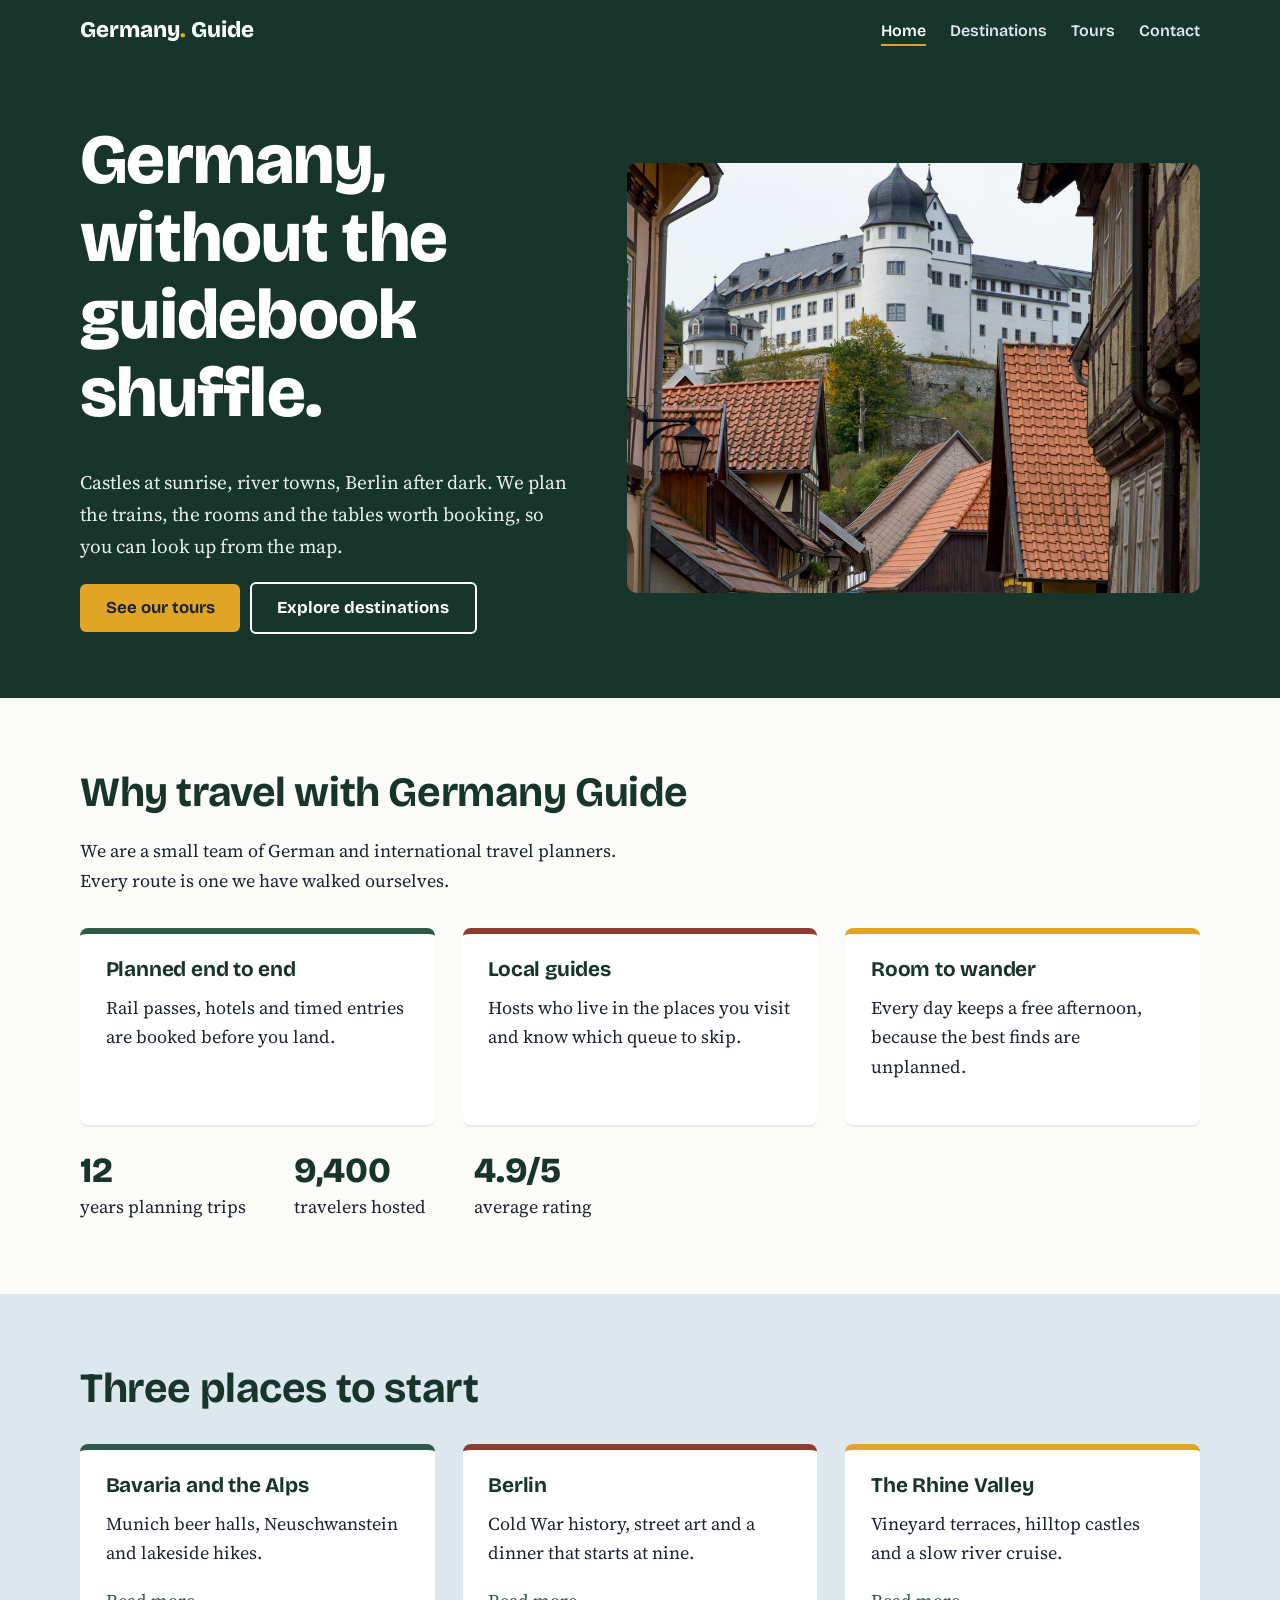
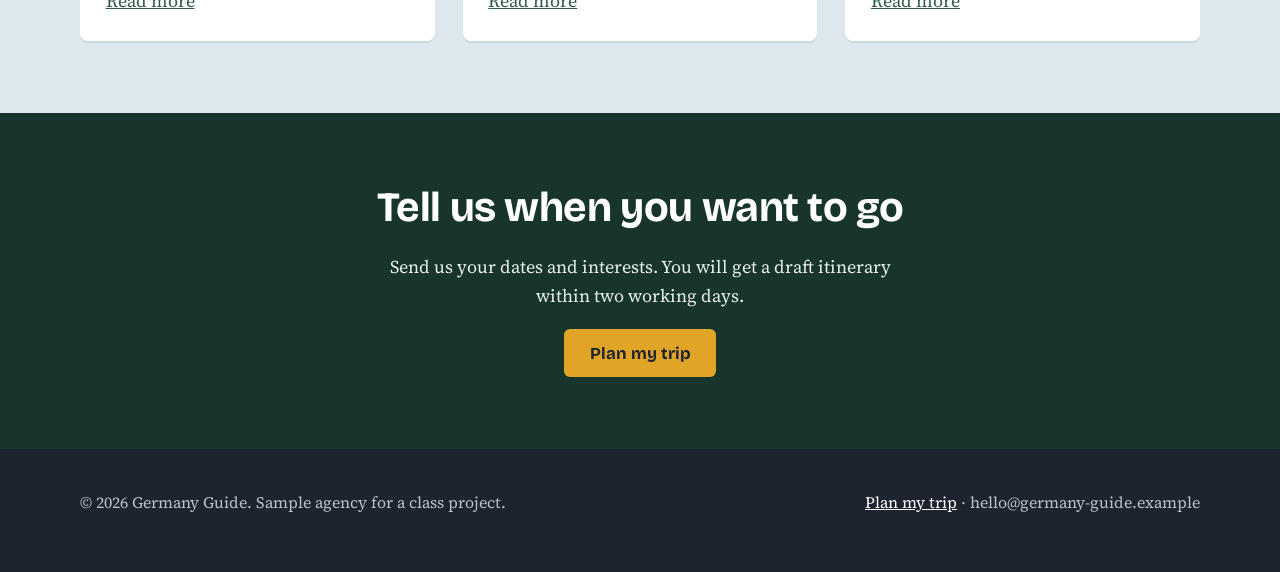
<file: index.html>
<!doctype html>
<html lang="en">
  <head>
    <meta charset="utf-8" />
    <meta name="viewport" content="width=device-width, initial-scale=1" />
    <title>Germany trips planned by locals | Germany Guide</title>
    <meta
      name="description"
      content="Small-group and private trips across Germany, planned end to end."
    />
    <link rel="preconnect" href="https://fonts.googleapis.com" />
    <link rel="preconnect" href="https://fonts.gstatic.com" crossorigin />
    <link
      href="https://fonts.googleapis.com/css2?family=Bricolage+Grotesque:wght@600;700;800&family=Source+Serif+4:ital,wght@0,400;0,600;1,400&display=swap"
      rel="stylesheet"
    />
    <link rel="stylesheet" href="styles.css" />
  </head>
  <body>
    <header class="site-header">
      <div class="wrap">
        <a class="logo" href="index.html">Germany<span>.</span> Guide</a>
        <nav aria-label="Main">
          <ul>
            <li><a href="index.html" aria-current="page">Home</a></li>
            <li><a href="destinations.html">Destinations</a></li>
            <li><a href="tours.html">Tours</a></li>
            <li><a href="contact.html">Contact</a></li>
          </ul>
        </nav>
      </div>
    </header>

    <main>
      <div class="hero">
        <div class="wrap">
          <div>
            <h1>Germany, without the guidebook shuffle.</h1>
            <p>
              Castles at sunrise, river towns, Berlin after dark. We plan the
              trains, the rooms and the tables worth booking, so you can look up
              from the map.
            </p>
            <a class="btn" href="tours.html">See our tours</a
            ><a class="btn ghost" href="destinations.html"
              >Explore destinations</a
            >
          </div>
          <img
            src="img/hero.jpg"
            alt="Cobblestone street with half-timbered houses and a white castle on the hill"
            width="1000"
            height="1500"
          />
        </div>
      </div>

      <section>
        <div class="wrap">
          <h2>Why travel with Germany Guide</h2>
          <p>
            We are a small team of German and international travel planners.
            Every route is one we have walked ourselves.
          </p>
          <div class="grid">
            <article class="card">
              <h3>Planned end to end</h3>
              <p>
                Rail passes, hotels and timed entries are booked before you
                land.
              </p>
            </article>
            <article class="card red">
              <h3>Local guides</h3>
              <p>
                Hosts who live in the places you visit and know which queue to
                skip.
              </p>
            </article>
            <article class="card gold">
              <h3>Room to wander</h3>
              <p>
                Every day keeps a free afternoon, because the best finds are
                unplanned.
              </p>
            </article>
          </div>
          <div class="stats">
            <div><strong>12</strong>years planning trips</div>
            <div><strong>9,400</strong>travelers hosted</div>
            <div><strong>4.9/5</strong>average rating</div>
          </div>
        </div>
      </section>

      <section class="band">
        <div class="wrap">
          <h2>Three places to start</h2>
          <div class="grid">
            <article class="card">
              <h3>Bavaria and the Alps</h3>
              <p>Munich beer halls, Neuschwanstein and lakeside hikes.</p>
              <a href="destinations.html#bavaria">Read more</a>
            </article>
            <article class="card red">
              <h3>Berlin</h3>
              <p>
                Cold War history, street art and a dinner that starts at nine.
              </p>
              <a href="destinations.html#berlin">Read more</a>
            </article>
            <article class="card gold">
              <h3>The Rhine Valley</h3>
              <p>Vineyard terraces, hilltop castles and a slow river cruise.</p>
              <a href="destinations.html#rhine">Read more</a>
            </article>
          </div>
        </div>
      </section>

      <section class="cta">
        <div class="wrap">
          <h2>Tell us when you want to go</h2>
          <p>
            Send us your dates and interests. You will get a draft itinerary
            within two working days.
          </p>
          <a class="btn" href="contact.html">Plan my trip</a>
        </div>
      </section>
    </main>

    <footer>
      <div class="wrap">
        <p>&copy; 2026 Germany Guide. Sample agency for a class project.</p>
        <p>
          <a href="contact.html">Plan my trip</a> &middot;
          hello@germany-guide.example
        </p>
      </div>
    </footer>
  </body>
</html>
</file>
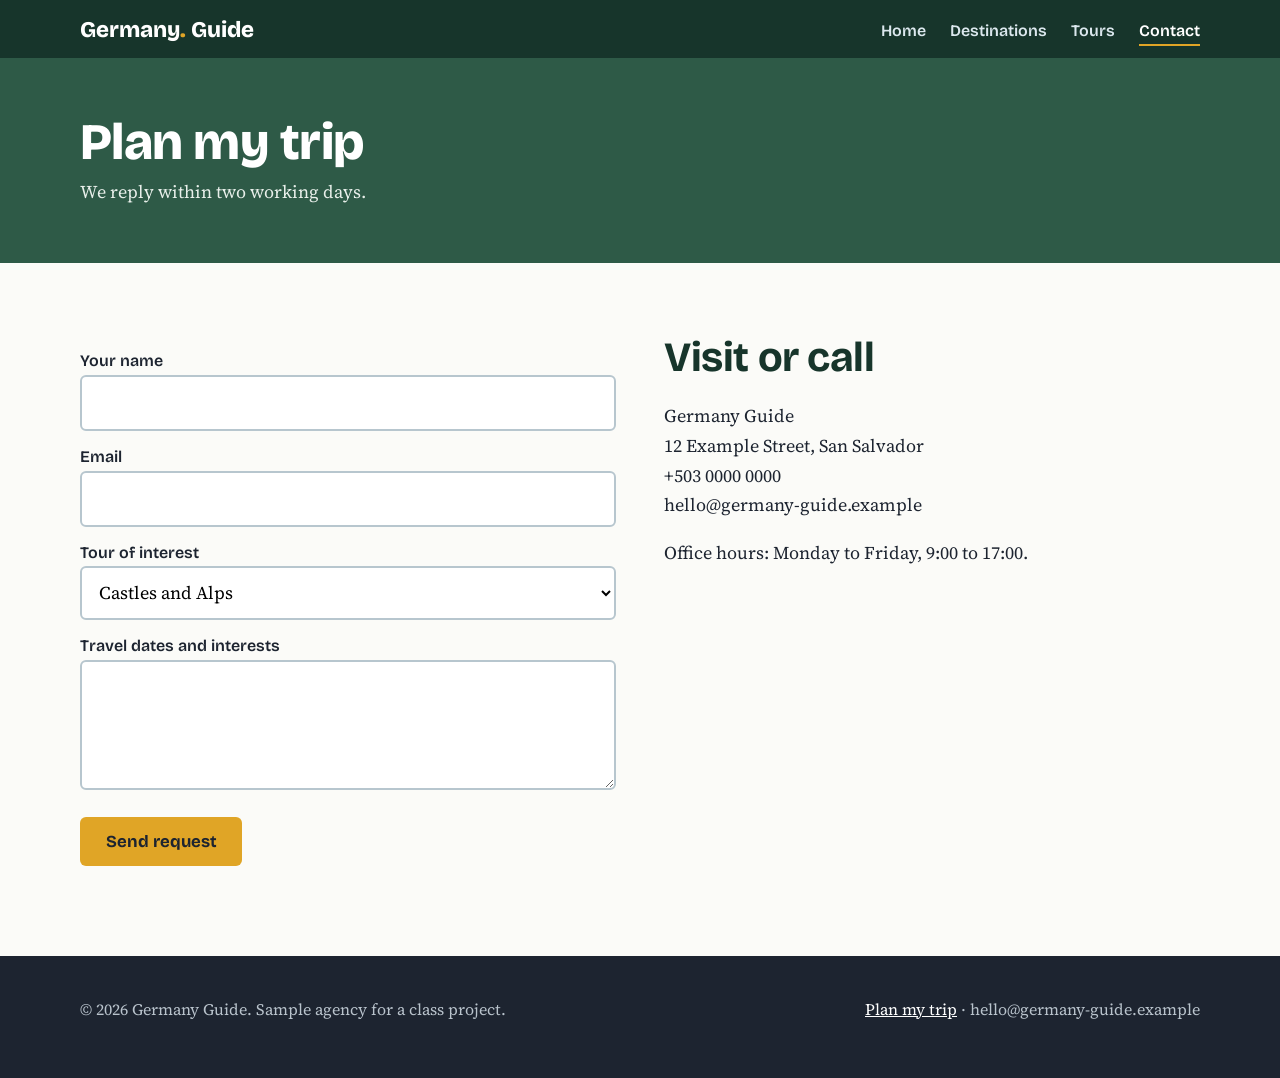
<file: contact.html>
<!doctype html>
<html lang="en">
  <head>
    <meta charset="utf-8" />
    <meta name="viewport" content="width=device-width, initial-scale=1" />
    <title>Contact | Germany Guide</title>
    <meta
      name="description"
      content="Contact Germany Guide to plan your trip."
    />
    <link rel="preconnect" href="https://fonts.googleapis.com" />
    <link rel="preconnect" href="https://fonts.gstatic.com" crossorigin />
    <link
      href="https://fonts.googleapis.com/css2?family=Bricolage+Grotesque:wght@600;700;800&family=Source+Serif+4:ital,wght@0,400;0,600;1,400&display=swap"
      rel="stylesheet"
    />
    <link rel="stylesheet" href="styles.css" />
  </head>
  <body>
    <header class="site-header">
      <div class="wrap">
        <a class="logo" href="index.html">Germany<span>.</span> Guide</a>
        <nav aria-label="Main">
          <ul>
            <li><a href="index.html">Home</a></li>
            <li><a href="destinations.html">Destinations</a></li>
            <li><a href="tours.html">Tours</a></li>
            <li><a href="contact.html" aria-current="page">Contact</a></li>
          </ul>
        </nav>
      </div>
    </header>

    <main>
      <div class="page-title">
        <div class="wrap">
          <h1>Plan my trip</h1>
          <p>We reply within two working days.</p>
        </div>
      </div>
      <section>
        <div class="wrap split">
          <form
            action="mailto:hello@germany-guide.example"
            method="post"
            enctype="text/plain"
          >
            <label for="name">Your name</label
            ><input id="name" name="name" required />
            <label for="email">Email</label
            ><input id="email" name="email" type="email" required />
            <label for="tour">Tour of interest</label>
            <select id="tour" name="tour">
              <option>Castles and Alps</option>
              <option>Berlin and Beyond</option>
              <option>Rhine and Black Forest</option>
              <option>Custom trip</option>
            </select>
            <label for="msg">Travel dates and interests</label
            ><textarea id="msg" name="message"></textarea>
            <p style="margin-top: 1.2rem">
              <button
                class="btn"
                type="submit"
                style="border: 0; cursor: pointer"
              >
                Send request
              </button>
            </p>
          </form>
          <div>
            <h2>Visit or call</h2>
            <p>
              Germany Guide<br />12 Example Street, San Salvador<br />+503 0000
              0000<br />hello@germany-guide.example
            </p>
            <p>Office hours: Monday to Friday, 9:00 to 17:00.</p>
          </div>
        </div>
      </section>
    </main>

    <footer>
      <div class="wrap">
        <p>&copy; 2026 Germany Guide. Sample agency for a class project.</p>
        <p>
          <a href="contact.html">Plan my trip</a> &middot;
          hello@germany-guide.example
        </p>
      </div>
    </footer>
  </body>
</html>
</file>
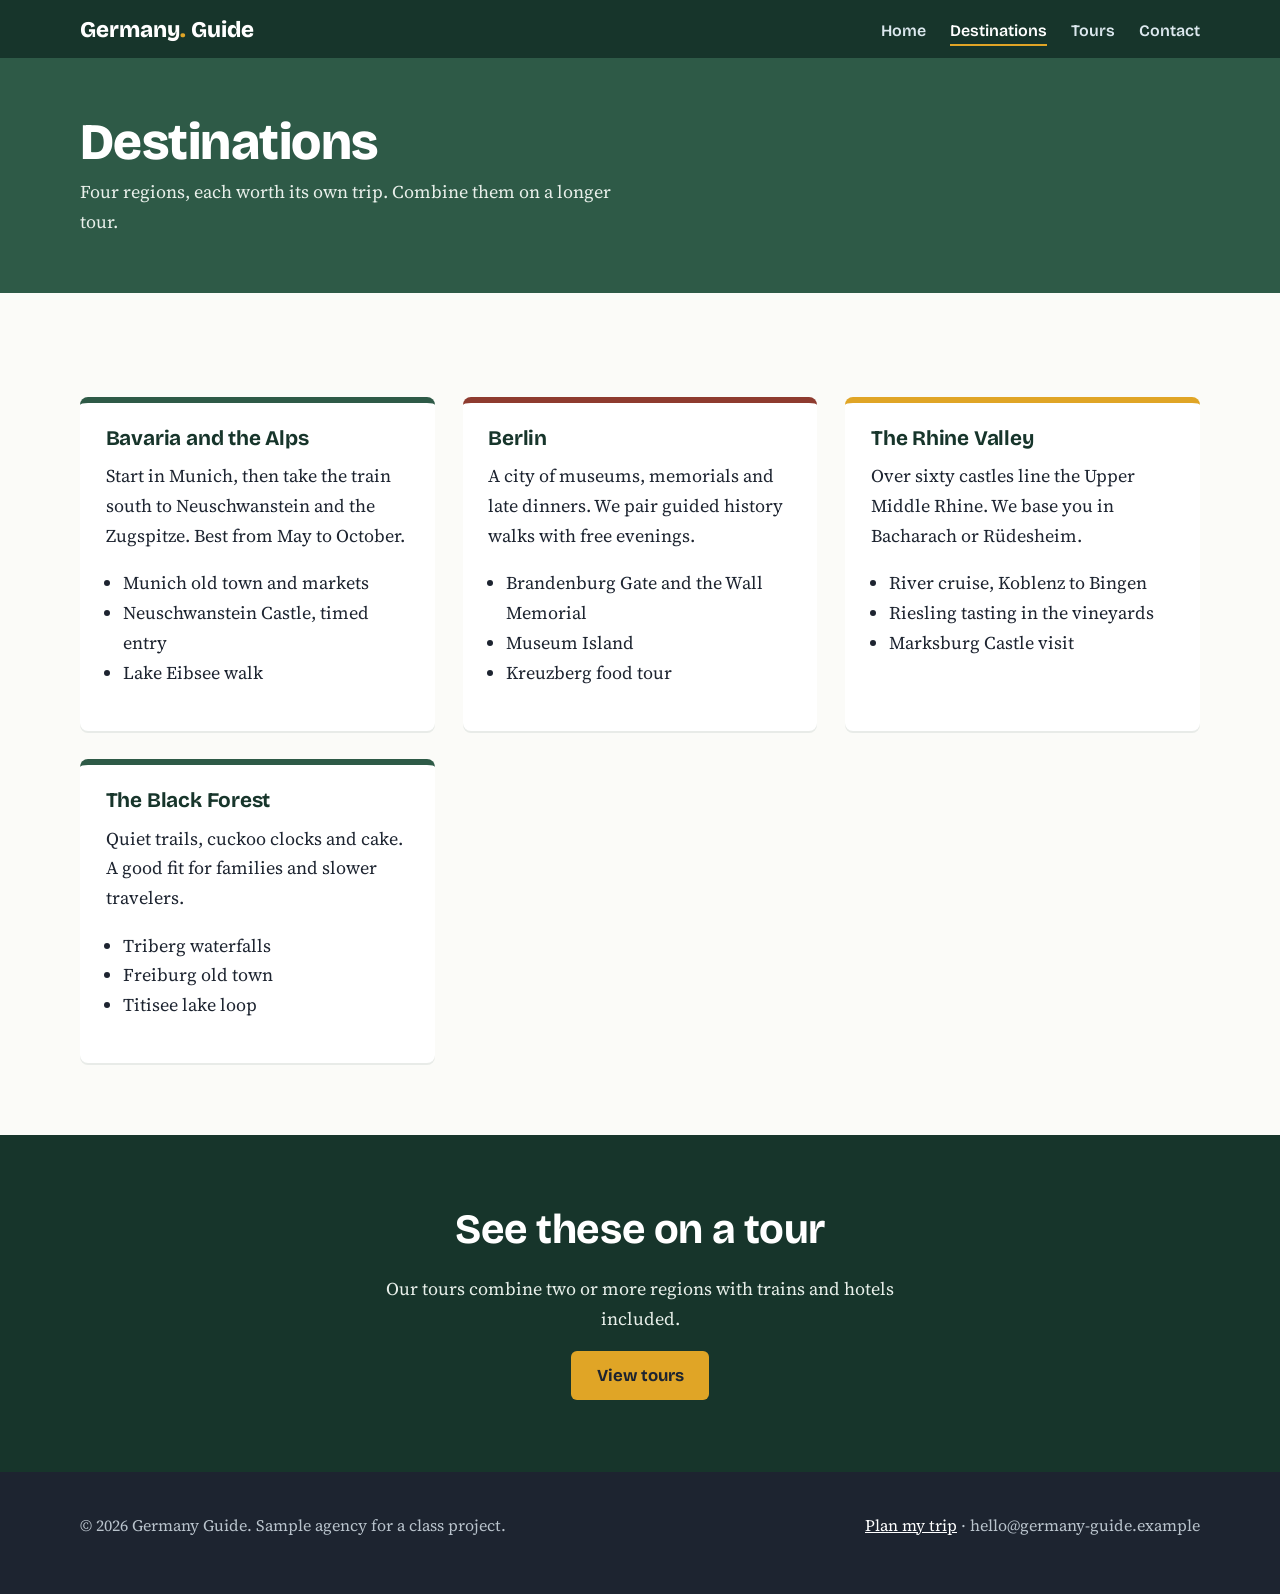
<file: destinations.html>
<!doctype html>
<html lang="en">
  <head>
    <meta charset="utf-8" />
    <meta name="viewport" content="width=device-width, initial-scale=1" />
    <title>Destinations | Germany Guide</title>
    <meta
      name="description"
      content="Bavaria, Berlin, the Rhine Valley and the Black Forest."
    />
    <link rel="preconnect" href="https://fonts.googleapis.com" />
    <link rel="preconnect" href="https://fonts.gstatic.com" crossorigin />
    <link
      href="https://fonts.googleapis.com/css2?family=Bricolage+Grotesque:wght@600;700;800&family=Source+Serif+4:ital,wght@0,400;0,600;1,400&display=swap"
      rel="stylesheet"
    />
    <link rel="stylesheet" href="styles.css" />
  </head>
  <body>
    <header class="site-header">
      <div class="wrap">
        <a class="logo" href="index.html">Germany<span>.</span> Guide</a>
        <nav aria-label="Main">
          <ul>
            <li><a href="index.html">Home</a></li>
            <li>
              <a href="destinations.html" aria-current="page">Destinations</a>
            </li>
            <li><a href="tours.html">Tours</a></li>
            <li><a href="contact.html">Contact</a></li>
          </ul>
        </nav>
      </div>
    </header>

    <main>
      <div class="page-title">
        <div class="wrap">
          <h1>Destinations</h1>
          <p>
            Four regions, each worth its own trip. Combine them on a longer
            tour.
          </p>
        </div>
      </div>
      <section>
        <div class="wrap">
          <div class="grid">
            <article class="card" id="bavaria">
              <h3>Bavaria and the Alps</h3>
              <p>
                Start in Munich, then take the train south to Neuschwanstein and
                the Zugspitze. Best from May to October.
              </p>
              <ul class="plain">
                <li>Munich old town and markets</li>
                <li>Neuschwanstein Castle, timed entry</li>
                <li>Lake Eibsee walk</li>
              </ul>
            </article>
            <article class="card red" id="berlin">
              <h3>Berlin</h3>
              <p>
                A city of museums, memorials and late dinners. We pair guided
                history walks with free evenings.
              </p>
              <ul class="plain">
                <li>Brandenburg Gate and the Wall Memorial</li>
                <li>Museum Island</li>
                <li>Kreuzberg food tour</li>
              </ul>
            </article>
            <article class="card gold" id="rhine">
              <h3>The Rhine Valley</h3>
              <p>
                Over sixty castles line the Upper Middle Rhine. We base you in
                Bacharach or Rüdesheim.
              </p>
              <ul class="plain">
                <li>River cruise, Koblenz to Bingen</li>
                <li>Riesling tasting in the vineyards</li>
                <li>Marksburg Castle visit</li>
              </ul>
            </article>
            <article class="card" id="blackforest">
              <h3>The Black Forest</h3>
              <p>
                Quiet trails, cuckoo clocks and cake. A good fit for families
                and slower travelers.
              </p>
              <ul class="plain">
                <li>Triberg waterfalls</li>
                <li>Freiburg old town</li>
                <li>Titisee lake loop</li>
              </ul>
            </article>
          </div>
        </div>
      </section>
      <section class="cta">
        <div class="wrap">
          <h2>See these on a tour</h2>
          <p>
            Our tours combine two or more regions with trains and hotels
            included.
          </p>
          <a class="btn" href="tours.html">View tours</a>
        </div>
      </section>
    </main>

    <footer>
      <div class="wrap">
        <p>&copy; 2026 Germany Guide. Sample agency for a class project.</p>
        <p>
          <a href="contact.html">Plan my trip</a> &middot;
          hello@germany-guide.example
        </p>
      </div>
    </footer>
  </body>
</html>
</file>
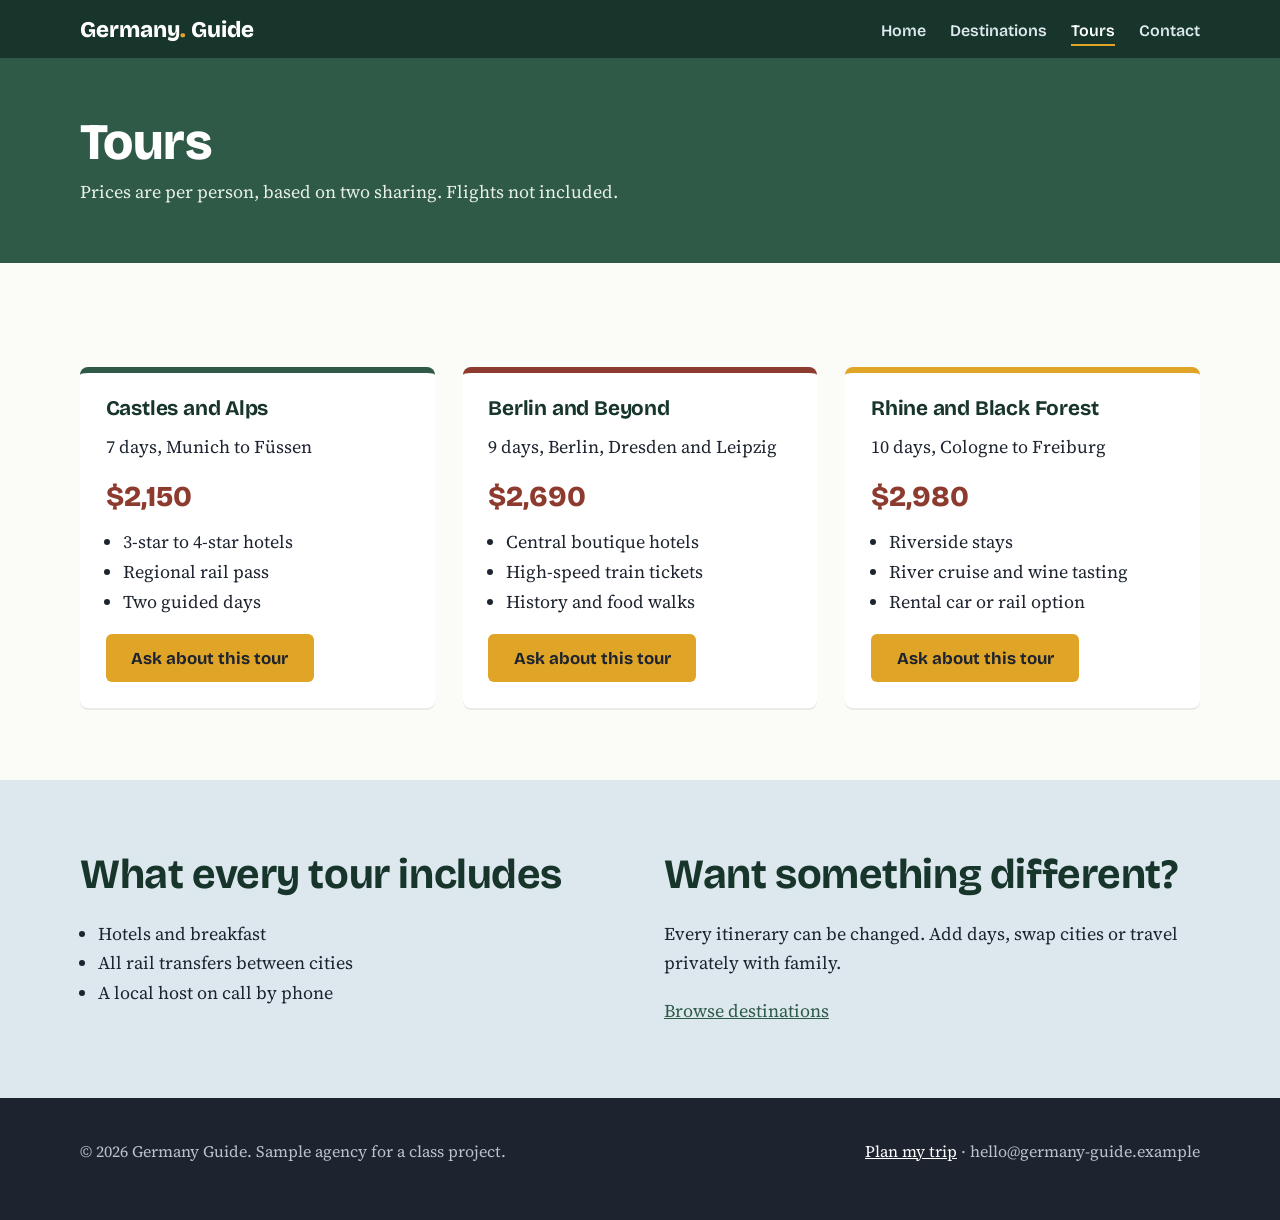
<file: tours.html>
<!doctype html>
<html lang="en">
  <head>
    <meta charset="utf-8" />
    <meta name="viewport" content="width=device-width, initial-scale=1" />
    <title>Tours | Germany Guide</title>
    <meta
      name="description"
      content="Three Germany tour packages with rail, hotels and guides included."
    />
    <link rel="preconnect" href="https://fonts.googleapis.com" />
    <link rel="preconnect" href="https://fonts.gstatic.com" crossorigin />
    <link
      href="https://fonts.googleapis.com/css2?family=Bricolage+Grotesque:wght@600;700;800&family=Source+Serif+4:ital,wght@0,400;0,600;1,400&display=swap"
      rel="stylesheet"
    />
    <link rel="stylesheet" href="styles.css" />
  </head>
  <body>
    <header class="site-header">
      <div class="wrap">
        <a class="logo" href="index.html">Germany<span>.</span> Guide</a>
        <nav aria-label="Main">
          <ul>
            <li><a href="index.html">Home</a></li>
            <li><a href="destinations.html">Destinations</a></li>
            <li><a href="tours.html" aria-current="page">Tours</a></li>
            <li><a href="contact.html">Contact</a></li>
          </ul>
        </nav>
      </div>
    </header>

    <main>
      <div class="page-title">
        <div class="wrap">
          <h1>Tours</h1>
          <p>
            Prices are per person, based on two sharing. Flights not included.
          </p>
        </div>
      </div>
      <section>
        <div class="wrap">
          <div class="grid">
            <article class="card">
              <h3>Castles and Alps</h3>
              <p>7 days, Munich to Füssen</p>
              <p class="price">$2,150</p>
              <ul class="plain">
                <li>3-star to 4-star hotels</li>
                <li>Regional rail pass</li>
                <li>Two guided days</li>
              </ul>
              <a class="btn" href="contact.html">Ask about this tour</a>
            </article>
            <article class="card red">
              <h3>Berlin and Beyond</h3>
              <p>9 days, Berlin, Dresden and Leipzig</p>
              <p class="price">$2,690</p>
              <ul class="plain">
                <li>Central boutique hotels</li>
                <li>High-speed train tickets</li>
                <li>History and food walks</li>
              </ul>
              <a class="btn" href="contact.html">Ask about this tour</a>
            </article>
            <article class="card gold">
              <h3>Rhine and Black Forest</h3>
              <p>10 days, Cologne to Freiburg</p>
              <p class="price">$2,980</p>
              <ul class="plain">
                <li>Riverside stays</li>
                <li>River cruise and wine tasting</li>
                <li>Rental car or rail option</li>
              </ul>
              <a class="btn" href="contact.html">Ask about this tour</a>
            </article>
          </div>
        </div>
      </section>
      <section class="band">
        <div class="wrap split">
          <div>
            <h2>What every tour includes</h2>
            <ul class="plain">
              <li>Hotels and breakfast</li>
              <li>All rail transfers between cities</li>
              <li>A local host on call by phone</li>
            </ul>
          </div>
          <div>
            <h2>Want something different?</h2>
            <p>
              Every itinerary can be changed. Add days, swap cities or travel
              privately with family.
            </p>
            <a href="destinations.html">Browse destinations</a>
          </div>
        </div>
      </section>
    </main>

    <footer>
      <div class="wrap">
        <p>&copy; 2026 Germany Guide. Sample agency for a class project.</p>
        <p>
          <a href="contact.html">Plan my trip</a> &middot;
          hello@germany-guide.example
        </p>
      </div>
    </footer>
  </body>
</html>
</file>
<file: styles.css>
/* Palette */
:root {
  --forest: #17352b;
  /* Tannengrün – primary dark */
  --moss: #2e5a47;
  /* secondary green */
  --slate: #1d2430;
  /* text */
  --mist: #dce8ee;
  /* alpine sky – soft backgrounds */
  --paper: #fbfbf8;
  /* page background */
  --amber: #e0a526;
  /* accent – buttons, highlights */
  --brick: #8e3b2f;
  /* rooftop red – small accents */
  --head: "Bricolage Grotesque", "Trebuchet MS", Arial, sans-serif;
  --body: "Source Serif 4", Georgia, "Times New Roman", serif;
}

* {
  box-sizing: border-box;
}

html {
  scroll-behavior: smooth;
}

body {
  margin: 0;
  background: var(--paper);
  color: var(--slate);
  font: 1.125rem/1.65 var(--body);
}

img {
  max-width: 100%;
  display: block;
}

h1,
h2,
h3 {
  font-family: var(--head);
  line-height: 1.1;
  margin: 0 0 0.5em;
  color: var(--forest);
  letter-spacing: -0.01em;
}

h1 {
  font-size: clamp(2.4rem, 6vw, 4.4rem);
  font-weight: 800;
}

h2 {
  font-size: clamp(1.8rem, 3.6vw, 2.6rem);
  font-weight: 700;
}

h3 {
  font-size: 1.3rem;
  font-weight: 700;
}

p {
  margin: 0 0 1em;
  max-width: 62ch;
}

a {
  color: var(--moss);
}

:focus-visible {
  outline: 3px solid var(--amber);
  outline-offset: 3px;
}

.wrap {
  width: min(1120px, 100% - 2.5rem);
  margin-inline: auto;
}

/* Header */
.site-header {
  background: var(--forest);
  position: sticky;
  top: 0;
  z-index: 10;
}

.site-header .wrap {
  display: flex;
  flex-wrap: wrap;
  align-items: center;
  justify-content: space-between;
  gap: 0.5rem 2rem;
  padding: 0.9rem 0;
}

.logo {
  font: 800 1.4rem var(--head);
  color: #fff;
  text-decoration: none;
}

.logo span {
  color: var(--amber);
}

nav ul {
  display: flex;
  flex-wrap: wrap;
  gap: 0.25rem 1.5rem;
  list-style: none;
  margin: 0;
  padding: 0;
}

nav a {
  font: 600 1rem var(--head);
  color: #dce8ee;
  text-decoration: none;
  padding: 0.3rem 0;
  border-bottom: 2px solid transparent;
}

nav a:hover,
nav a[aria-current="page"] {
  color: #fff;
  border-color: var(--amber);
}

/* Buttons */
.btn {
  display: inline-block;
  background: var(--amber);
  color: var(--slate);
  font: 700 1.05rem var(--head);
  padding: 0.85rem 1.6rem;
  border-radius: 6px;
  text-decoration: none;
}

.btn:hover {
  background: #f0b83c;
}

.btn.ghost {
  background: transparent;
  color: #fff;
  border: 2px solid #fff;
  margin-left: 0.6rem;
}

.btn.ghost:hover {
  background: rgba(255, 255, 255, 0.12);
}

/* Hero */
.hero {
  background: var(--forest);
  color: #e8efea;
}

.hero .wrap {
  display: grid;
  grid-template-columns: 1fr 1.15fr;
  gap: 3rem;
  align-items: center;
  padding: 4rem 0;
}

.hero h1 {
  color: #fff;
}

.hero p {
  font-size: 1.2rem;
}

.hero img {
  border-radius: 10px;
  width: 100%;
  height: auto;
  aspect-ratio: 4 / 3; /* recorta la foto vertical en formato horizontal */
  object-fit: cover; /* llena el espacio sin deformar la foto */
  object-position: center 25%; /* mantiene el castillo a la vista */
}

/* Sections */
section {
  padding: 4.5rem 0;
}

.band {
  background: var(--mist);
}

.grid {
  display: grid;
  grid-template-columns: repeat(auto-fit, minmax(260px, 1fr));
  gap: 1.75rem;
  margin-top: 2rem;
}

.card {
  background: #fff;
  border-radius: 8px;
  padding: 1.6rem;
  border-top: 6px solid var(--moss);
  box-shadow: 0 2px 0 rgba(23, 53, 43, 0.08);
}

.card.red {
  border-color: var(--brick);
}

.card.gold {
  border-color: var(--amber);
}

.price {
  font: 800 1.8rem var(--head);
  color: var(--brick);
  margin: 0.2rem 0 0.8rem;
}

.stats {
  display: flex;
  flex-wrap: wrap;
  gap: 2rem 3rem;
  margin-top: 1.5rem;
}

.stats strong {
  display: block;
  font: 800 2.2rem var(--head);
  color: var(--forest);
}

.page-title {
  background: var(--moss);
  color: #e8efea;
  padding: 3.5rem 0;
}

.page-title h1 {
  color: #fff;
  font-size: clamp(2rem, 5vw, 3.2rem);
  margin: 0 0 0.4rem;
}

.page-title p {
  margin: 0;
}

.split {
  display: grid;
  grid-template-columns: 1fr 1fr;
  gap: 3rem;
  align-items: start;
}

ul.plain {
  padding-left: 1.1rem;
  margin: 0 0 1em;
}

.cta {
  background: var(--forest);
  color: #e8efea;
  text-align: center;
}

.cta h2 {
  color: #fff;
}

.cta p {
  margin-inline: auto;
}

/* Images in cards and gallery */
.card .card-img {
  width: calc(100% + 3.2rem);
  margin: -1.6rem -1.6rem 1.2rem;
  aspect-ratio: 4 / 3;
  object-fit: cover;
}

.gallery {
  display: grid;
  grid-template-columns: repeat(auto-fit, minmax(240px, 1fr));
  gap: 1rem;
  margin-top: 2rem;
}

.gallery figure {
  margin: 0;
}

.gallery img {
  width: 100%;
  aspect-ratio: 4 / 3;
  object-fit: cover;
  border-radius: 8px;
}

.gallery figcaption {
  font-size: 0.95rem;
  margin-top: 0.4rem;
  color: var(--moss);
}

/* Form */
label {
  display: block;
  font: 600 1rem var(--head);
  margin: 1rem 0 0.3rem;
}

input,
select,
textarea {
  width: 100%;
  font: inherit;
  padding: 0.7rem 0.8rem;
  border: 2px solid #b7c6ce;
  border-radius: 6px;
  background: #fff;
}

textarea {
  min-height: 130px;
}

/* Footer */
footer {
  background: var(--slate);
  color: #b9c3cc;
  padding: 2.5rem 0;
  font-size: 1rem;
}

footer .wrap {
  display: flex;
  flex-wrap: wrap;
  justify-content: space-between;
  gap: 1rem;
}

footer a {
  color: #fff;
}

/* Responsive */
@media (max-width: 820px) {
  .hero .wrap,
  .split {
    grid-template-columns: 1fr;
    gap: 2rem;
  }

  .hero .wrap {
    padding: 2.5rem 0;
  }

  .hero img {
    aspect-ratio: 4 / 5; /* en celular la foto se ve más alta */
  }

  section {
    padding: 3rem 0;
  }

  .btn.ghost {
    margin: 0.8rem 0 0;
  }
}

@media (prefers-reduced-motion: reduce) {
  html {
    scroll-behavior: auto;
  }
}
</file>
